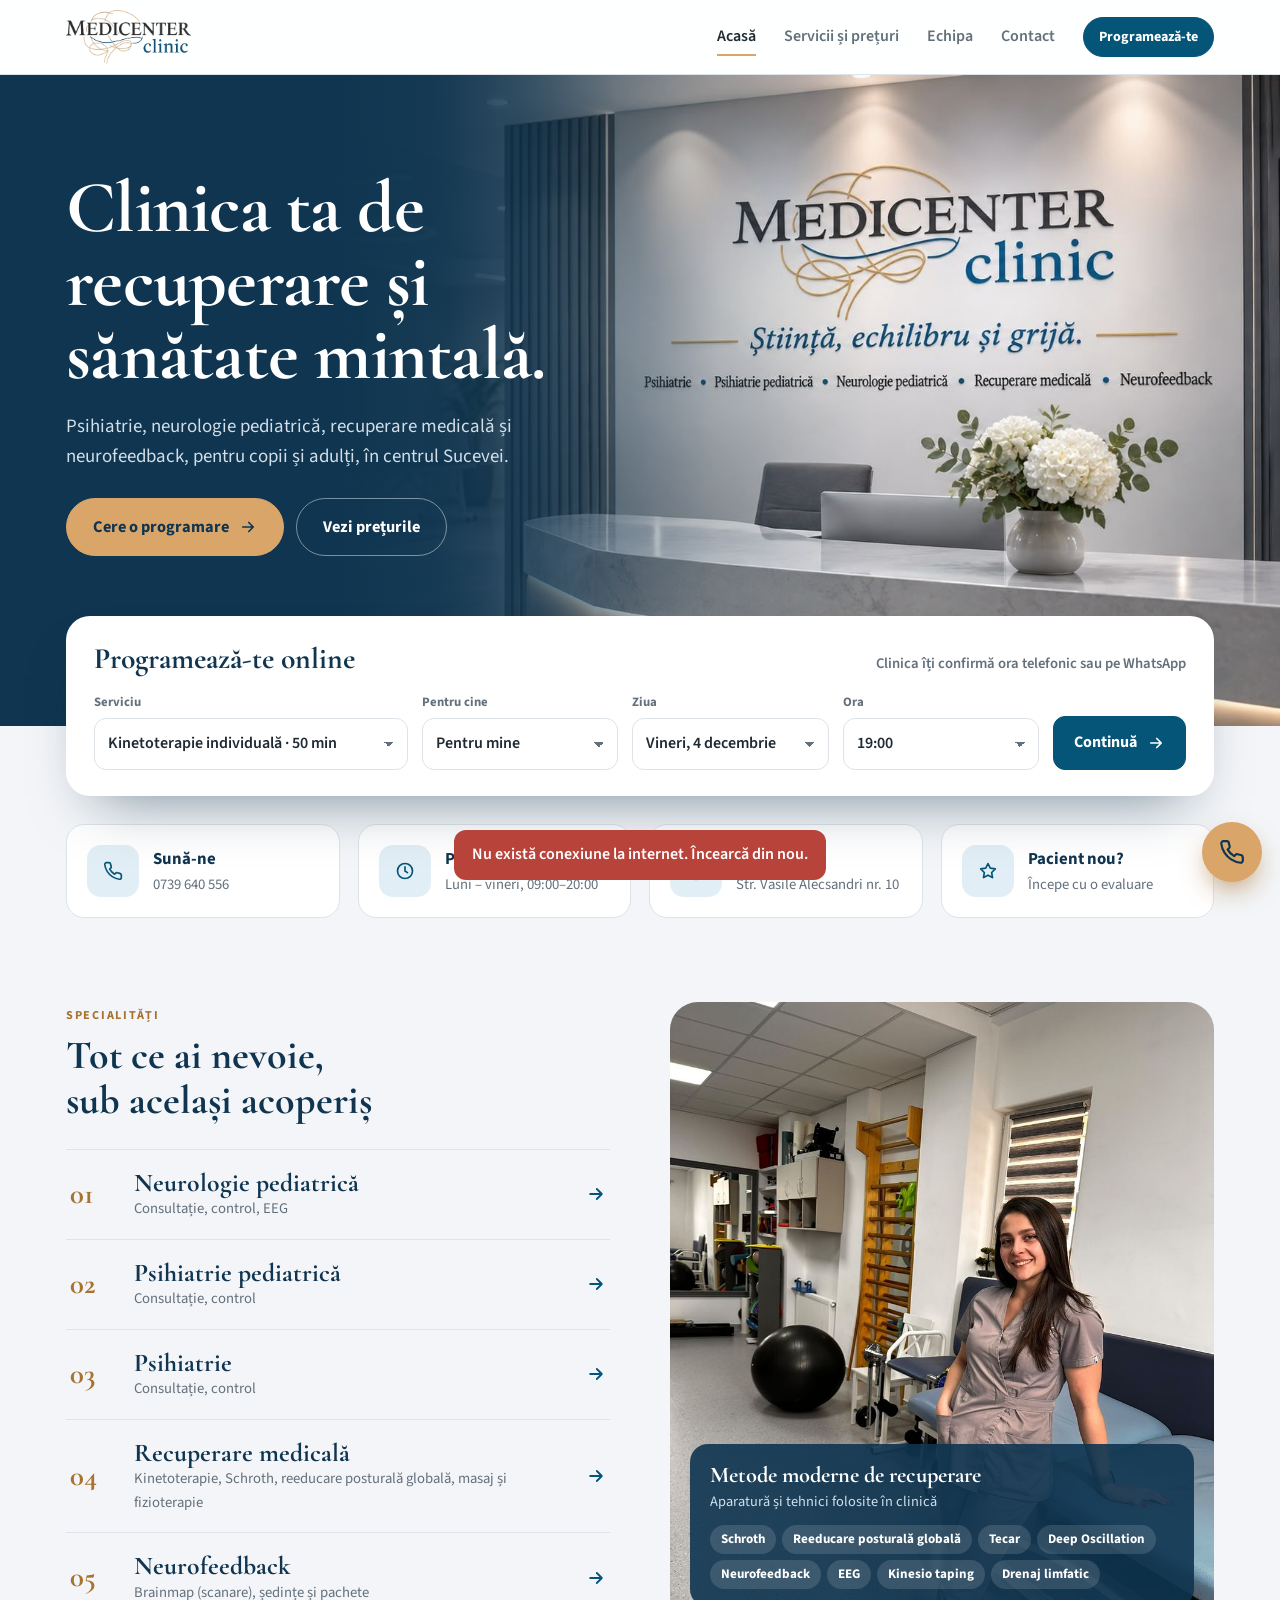
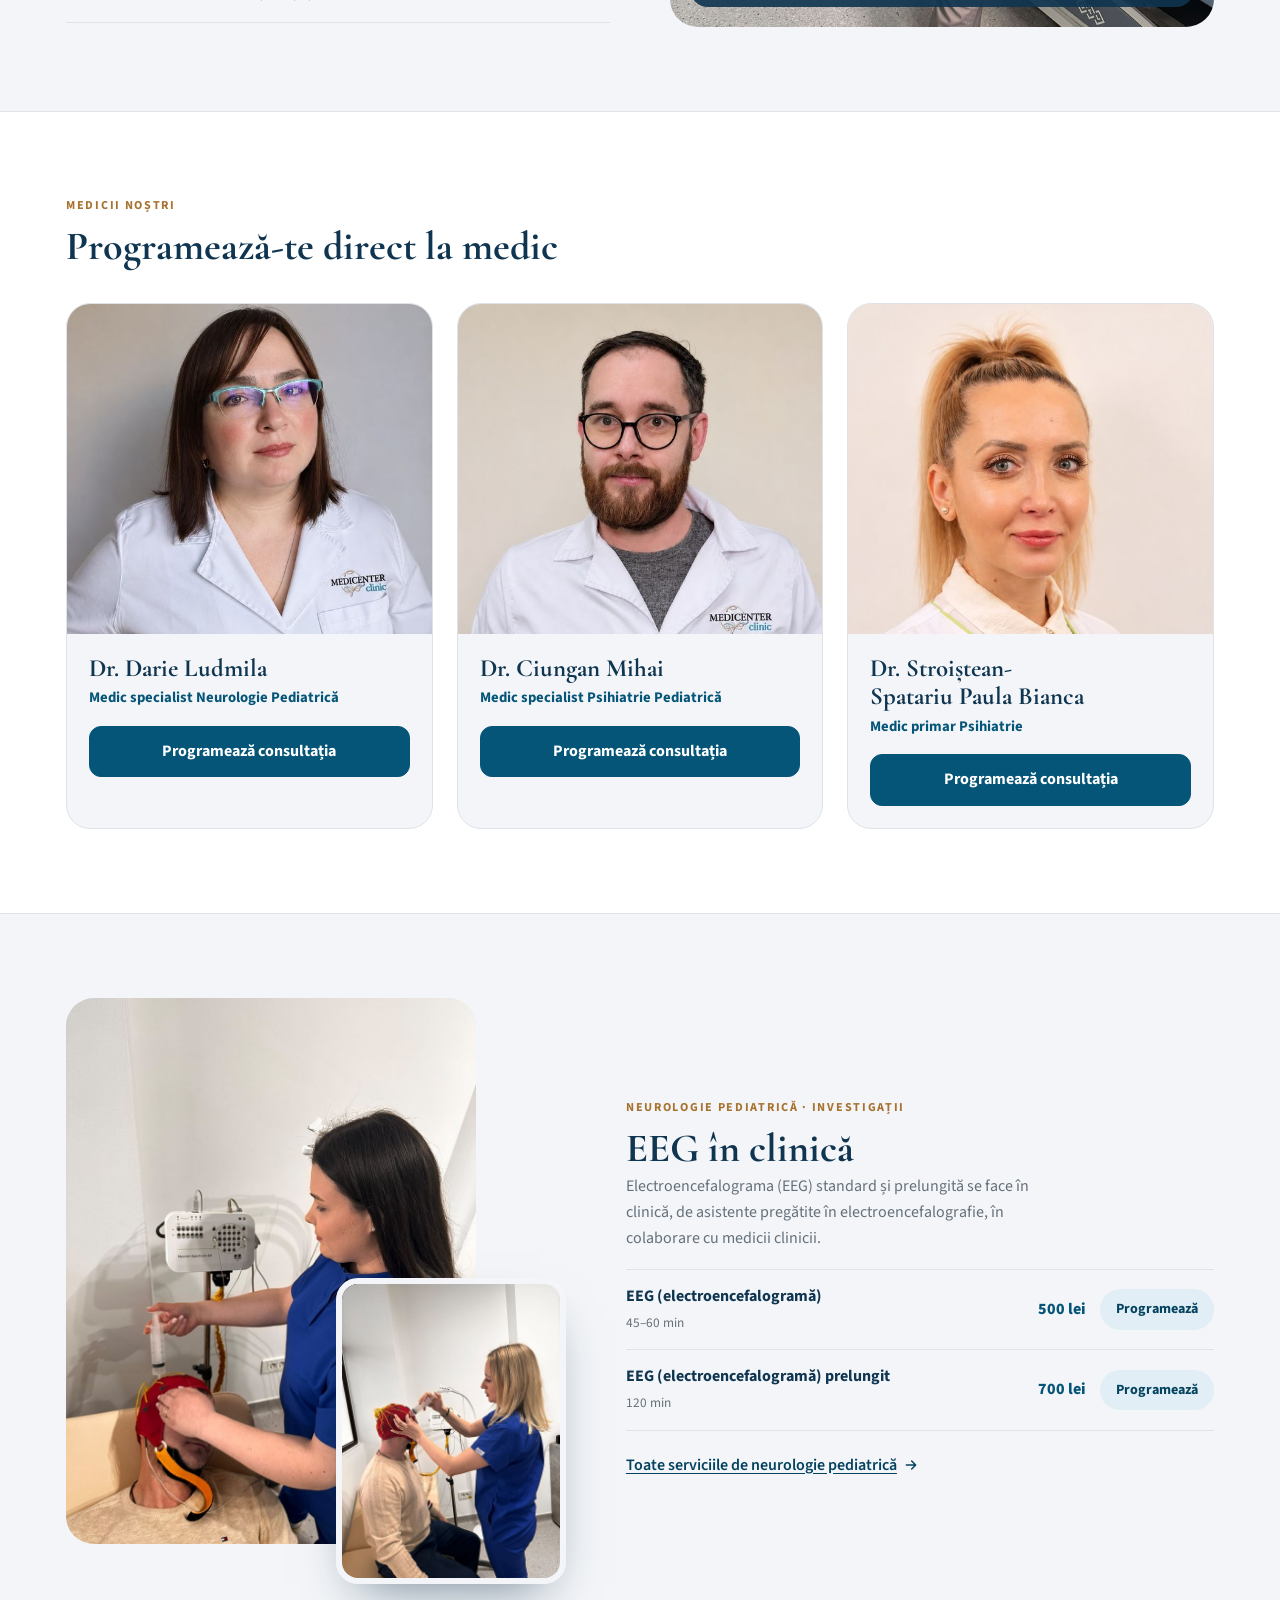
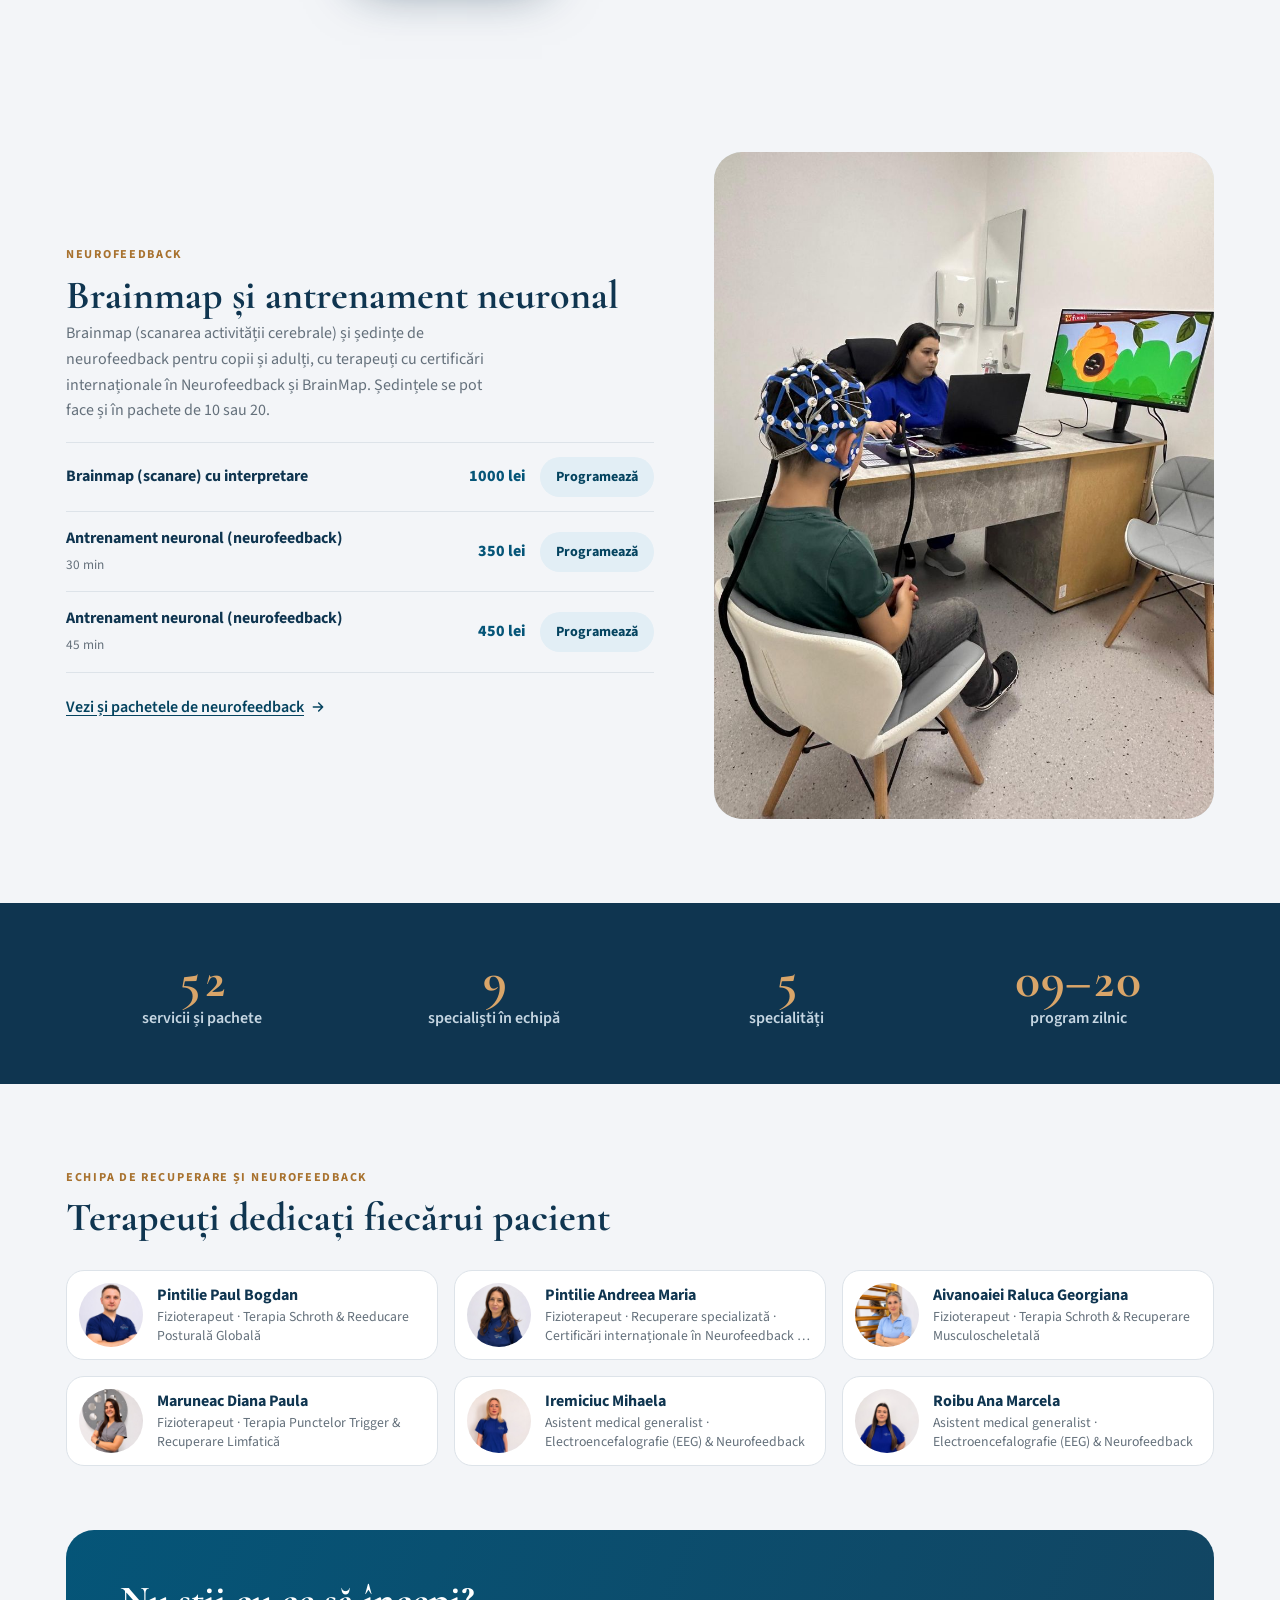
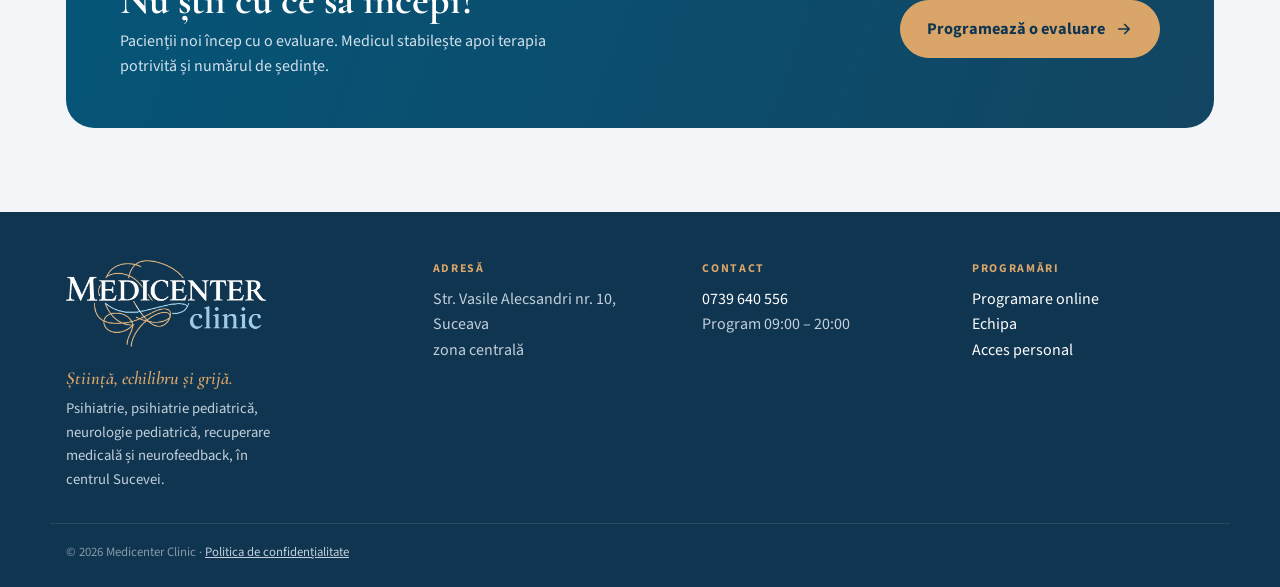
<file: medicenter/index.html>
<!doctype html>
<html lang="ro">
<head>
<meta charset="utf-8">
<meta name="viewport" content="width=device-width, initial-scale=1, viewport-fit=cover">
<title>Medicenter Clinic · Suceava</title>
<meta name="description" content="Medicenter Clinic Suceava: psihiatrie, psihiatrie și neurologie pediatrică, EEG, kinetoterapie, Schroth, reeducare posturală globală, masaj, fizioterapie și neurofeedback. Programare online.">
<meta name="theme-color" content="#0f3550">
<link rel="canonical" href="https://medicenterclinic.ro/">
<meta property="og:type" content="website">
<meta property="og:locale" content="ro_RO">
<meta property="og:site_name" content="Medicenter Clinic">
<meta property="og:title" content="Medicenter Clinic · Suceava">
<meta property="og:description" content="Psihiatrie, neurologie pediatrică, recuperare medicală și neurofeedback, pentru copii și adulți, în centrul Sucevei. Programare online.">
<meta property="og:url" content="https://medicenterclinic.ro/">
<meta property="og:image" content="https://medicenterclinic.ro/img/hero.jpg">
<script type="application/ld+json">{"@context": "https://schema.org", "@type": "MedicalClinic", "name": "Medicenter Clinic", "url": "https://medicenterclinic.ro/", "image": "https://medicenterclinic.ro/img/hero.jpg", "logo": "https://medicenterclinic.ro/img/logo.png", "telephone": "+40739640556", "slogan": "Știință, echilibru și grijă.", "address": {"@type": "PostalAddress", "streetAddress": "Str. Vasile Alecsandri nr. 10", "addressLocality": "Suceava", "addressCountry": "RO"}, "openingHoursSpecification": [{"@type": "OpeningHoursSpecification", "dayOfWeek": ["Monday", "Tuesday", "Wednesday", "Thursday", "Friday"], "opens": "09:00", "closes": "20:00"}], "medicalSpecialty": ["Psychiatric", "Pediatric", "Neurologic", "PhysicalTherapy"], "availableService": [{"@type": "MedicalTherapy", "name": "Kinetoterapie"}, {"@type": "MedicalTherapy", "name": "Reeducare posturală globală (RPG)"}, {"@type": "MedicalTherapy", "name": "Terapia Schroth"}, {"@type": "MedicalTherapy", "name": "Masaj terapeutic"}, {"@type": "MedicalTherapy", "name": "Fizioterapie"}, {"@type": "MedicalTherapy", "name": "Neurofeedback"}, {"@type": "MedicalTherapy", "name": "EEG"}, {"@type": "MedicalTherapy", "name": "Consultație neurologie pediatrică"}, {"@type": "MedicalTherapy", "name": "Consultație psihiatrie"}, {"@type": "MedicalTherapy", "name": "Consultație psihiatrie pediatrică"}]}</script>
<link rel="icon" href="img/icon-192.png">
<link rel="apple-touch-icon" href="img/icon-192.png">
<link rel="preconnect" href="https://fonts.googleapis.com">
<link rel="preconnect" href="https://fonts.gstatic.com" crossorigin>
<link rel="stylesheet" href="https://fonts.googleapis.com/css2?family=Cormorant+Garamond:ital,wght@0,500;0,600;0,700;1,600&family=Source+Sans+3:wght@400;500;600;700&display=swap">
<link rel="stylesheet" href="css/style.css">
</head>
<body>
<!-- BODY:START -->
<header class="site-head">
  <div class="head-in">
    <a class="brand" href="#acasa" aria-label="Medicenter Clinic, prima pagină"><img src="img/logo.png" alt="Medicenter Clinic"></a>
    <button class="menu-btn" data-action="menu" aria-label="Meniu" aria-controls="menu">☰</button>
    <nav class="nav" id="menu">
      <a href="#acasa">Acasă</a>
      <a href="#servicii">Servicii și prețuri</a>
      <a href="#echipa">Echipa</a>
      <a href="#contact">Contact</a>
      <a class="btn primary small" href="#programare">Programează-te</a>
    </nav>
  </div>
</header>

<main id="app"></main>

<footer class="site-foot">
  <div class="wrap foot-in">
    <div>
      <img class="foot-logo" src="img/logo-light.png" alt="Medicenter Clinic">
      <p class="foot-tag"><em>Știință, echilibru și grijă.</em>Psihiatrie, psihiatrie pediatrică, neurologie pediatrică, recuperare medicală și neurofeedback, în centrul Sucevei.</p>
    </div>
    <div>
      <h4>Adresă</h4>
      <p>Str. Vasile Alecsandri nr. 10, Suceava<br>zona centrală</p>
    </div>
    <div>
      <h4>Contact</h4>
      <p><a href="tel:+40739640556">0739 640 556</a><br>Program 09:00 – 20:00</p>
    </div>
    <div>
      <h4>Programări</h4>
      <p><a href="#programare">Programare online</a><br><a href="#echipa">Echipa</a><br><a href="agenda.html">Acces personal</a></p>
    </div>
  </div>
  <p class="wrap copy">© 2026 Medicenter Clinic · <a href="#confidentialitate">Politica de confidențialitate</a></p>
</footer>

<a class="fab" href="tel:+40739640556" aria-label="Sună la clinică: 0739 640 556"><svg viewBox="0 0 24 24" fill="none" stroke="currentColor" stroke-width="2" stroke-linecap="round" stroke-linejoin="round"><path d="M22 16.9v3a2 2 0 0 1-2.2 2 19.8 19.8 0 0 1-8.6-3.1 19.5 19.5 0 0 1-6-6A19.8 19.8 0 0 1 2.1 4.2 2 2 0 0 1 4.1 2h3a2 2 0 0 1 2 1.7c.1.9.4 1.8.7 2.7a2 2 0 0 1-.5 2.1L8 9.8a16 16 0 0 0 6 6l1.3-1.3a2 2 0 0 1 2.1-.4c.9.3 1.8.6 2.7.7a2 2 0 0 1 1.7 2z"/></svg></a>

<div class="toast" id="toast" role="status" aria-live="polite"></div>
<!-- BODY:END -->
<script src="js/vendor/supabase-2.45.4.js"></script>
<script src="js/config.js"></script>
<script src="js/data.js"></script>
<script src="js/utils.js"></script>
<script src="js/store.js"></script>
<script src="js/site.js"></script>
<script src="js/admin.js"></script>
<script src="js/main.js"></script>
</body>
</html>
</file>
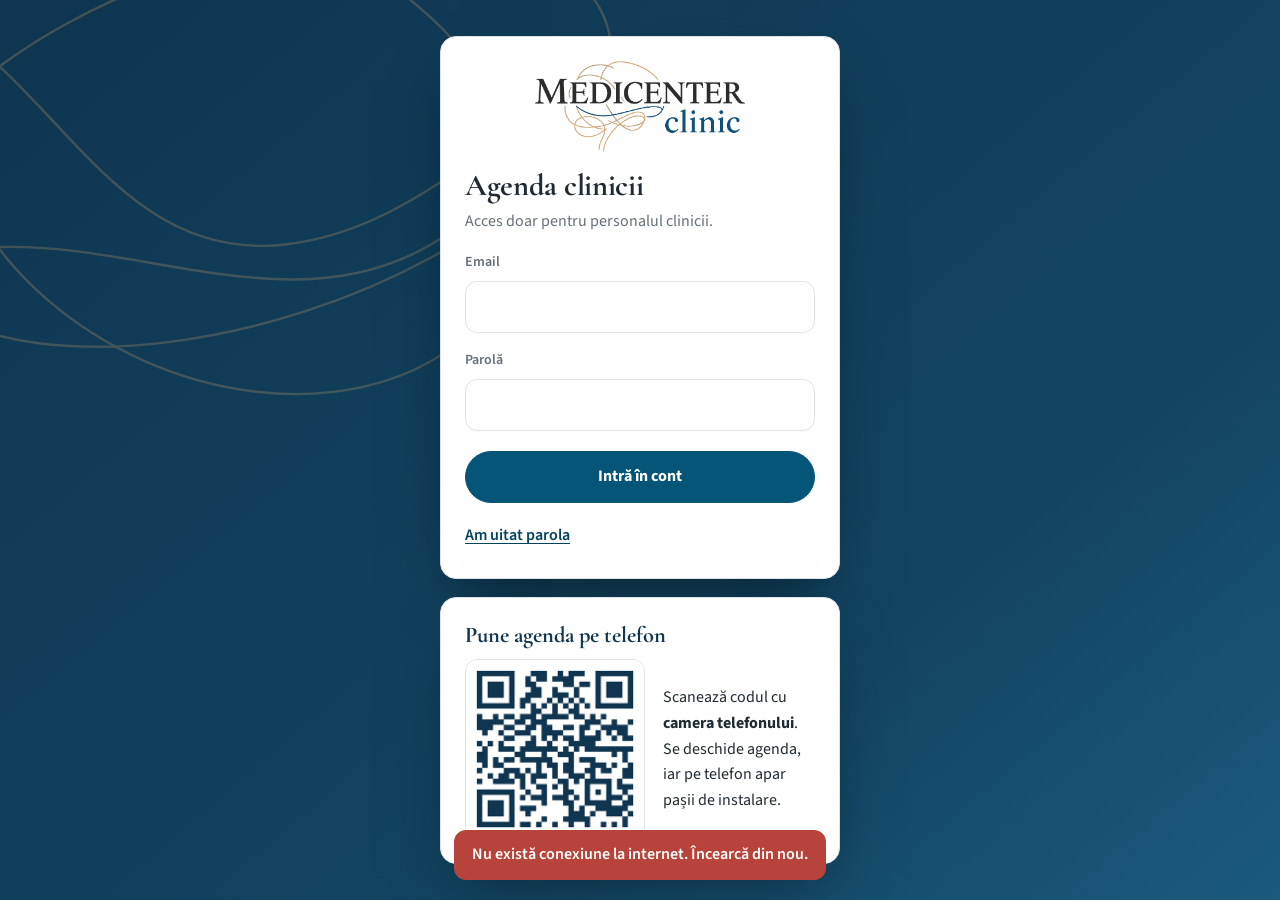
<file: medicenter/agenda.html>
<!-- Generat din index.html de tools/make-agenda.mjs. Nu edita direct. -->
<!doctype html>
<html lang="ro">
<head>
<meta charset="utf-8">
<meta name="viewport" content="width=device-width, initial-scale=1, viewport-fit=cover">
<title>Agenda · Medicenter Clinic</title>
<meta name="description" content="Medicenter Clinic Suceava: psihiatrie, psihiatrie și neurologie pediatrică, EEG, kinetoterapie, Schroth, reeducare posturală globală, masaj, fizioterapie și neurofeedback. Programare online.">
<meta name="theme-color" content="#0f3550">
<link rel="canonical" href="https://medicenterclinic.ro/">
<meta property="og:type" content="website">
<meta property="og:locale" content="ro_RO">
<meta property="og:site_name" content="Medicenter Clinic">
<meta property="og:title" content="Medicenter Clinic · Suceava">
<meta property="og:description" content="Psihiatrie, neurologie pediatrică, recuperare medicală și neurofeedback, pentru copii și adulți, în centrul Sucevei. Programare online.">
<meta property="og:url" content="https://medicenterclinic.ro/">
<meta property="og:image" content="https://medicenterclinic.ro/img/hero.jpg">
<script type="application/ld+json">{"@context": "https://schema.org", "@type": "MedicalClinic", "name": "Medicenter Clinic", "url": "https://medicenterclinic.ro/", "image": "https://medicenterclinic.ro/img/hero.jpg", "logo": "https://medicenterclinic.ro/img/logo.png", "telephone": "+40739640556", "slogan": "Știință, echilibru și grijă.", "address": {"@type": "PostalAddress", "streetAddress": "Str. Vasile Alecsandri nr. 10", "addressLocality": "Suceava", "addressCountry": "RO"}, "openingHoursSpecification": [{"@type": "OpeningHoursSpecification", "dayOfWeek": ["Monday", "Tuesday", "Wednesday", "Thursday", "Friday"], "opens": "09:00", "closes": "20:00"}], "medicalSpecialty": ["Psychiatric", "Pediatric", "Neurologic", "PhysicalTherapy"], "availableService": [{"@type": "MedicalTherapy", "name": "Kinetoterapie"}, {"@type": "MedicalTherapy", "name": "Reeducare posturală globală (RPG)"}, {"@type": "MedicalTherapy", "name": "Terapia Schroth"}, {"@type": "MedicalTherapy", "name": "Masaj terapeutic"}, {"@type": "MedicalTherapy", "name": "Fizioterapie"}, {"@type": "MedicalTherapy", "name": "Neurofeedback"}, {"@type": "MedicalTherapy", "name": "EEG"}, {"@type": "MedicalTherapy", "name": "Consultație neurologie pediatrică"}, {"@type": "MedicalTherapy", "name": "Consultație psihiatrie"}, {"@type": "MedicalTherapy", "name": "Consultație psihiatrie pediatrică"}]}</script>
<link rel="icon" href="img/icon-192.png">
<link rel="manifest" href="agenda.webmanifest">
<meta name="apple-mobile-web-app-capable" content="yes">
<meta name="apple-mobile-web-app-title" content="Agenda">
<link rel="apple-touch-icon" href="img/icon-192.png">
<link rel="preconnect" href="https://fonts.googleapis.com">
<link rel="preconnect" href="https://fonts.gstatic.com" crossorigin>
<link rel="stylesheet" href="https://fonts.googleapis.com/css2?family=Cormorant+Garamond:ital,wght@0,500;0,600;0,700;1,600&family=Source+Sans+3:wght@400;500;600;700&display=swap">
<link rel="stylesheet" href="css/style.css">
</head>
<body data-home="admin">
<!-- BODY:START -->
<header class="site-head">
  <div class="head-in">
    <a class="brand" href="#acasa" aria-label="Medicenter Clinic, prima pagină"><img src="img/logo.png" alt="Medicenter Clinic"></a>
    <button class="menu-btn" data-action="menu" aria-label="Meniu" aria-controls="menu">☰</button>
    <nav class="nav" id="menu">
      <a href="#acasa">Acasă</a>
      <a href="#servicii">Servicii și prețuri</a>
      <a href="#echipa">Echipa</a>
      <a href="#contact">Contact</a>
      <a class="btn primary small" href="#programare">Programează-te</a>
    </nav>
  </div>
</header>

<main id="app"></main>

<footer class="site-foot">
  <div class="wrap foot-in">
    <div>
      <img class="foot-logo" src="img/logo-light.png" alt="Medicenter Clinic">
      <p class="foot-tag"><em>Știință, echilibru și grijă.</em>Psihiatrie, psihiatrie pediatrică, neurologie pediatrică, recuperare medicală și neurofeedback, în centrul Sucevei.</p>
    </div>
    <div>
      <h4>Adresă</h4>
      <p>Str. Vasile Alecsandri nr. 10, Suceava<br>zona centrală</p>
    </div>
    <div>
      <h4>Contact</h4>
      <p><a href="tel:+40739640556">0739 640 556</a><br>Program 09:00 – 20:00</p>
    </div>
    <div>
      <h4>Programări</h4>
      <p><a href="#programare">Programare online</a><br><a href="#echipa">Echipa</a><br><a href="agenda.html">Acces personal</a></p>
    </div>
  </div>
  <p class="wrap copy">© 2026 Medicenter Clinic · <a href="#confidentialitate">Politica de confidențialitate</a></p>
</footer>

<a class="fab" href="tel:+40739640556" aria-label="Sună la clinică: 0739 640 556"><svg viewBox="0 0 24 24" fill="none" stroke="currentColor" stroke-width="2" stroke-linecap="round" stroke-linejoin="round"><path d="M22 16.9v3a2 2 0 0 1-2.2 2 19.8 19.8 0 0 1-8.6-3.1 19.5 19.5 0 0 1-6-6A19.8 19.8 0 0 1 2.1 4.2 2 2 0 0 1 4.1 2h3a2 2 0 0 1 2 1.7c.1.9.4 1.8.7 2.7a2 2 0 0 1-.5 2.1L8 9.8a16 16 0 0 0 6 6l1.3-1.3a2 2 0 0 1 2.1-.4c.9.3 1.8.6 2.7.7a2 2 0 0 1 1.7 2z"/></svg></a>

<div class="toast" id="toast" role="status" aria-live="polite"></div>
<!-- BODY:END -->
<script src="js/vendor/supabase-2.45.4.js"></script>
<script src="js/config.js"></script>
<script src="js/data.js"></script>
<script src="js/utils.js"></script>
<script src="js/store.js"></script>
<script src="js/site.js"></script>
<script src="js/admin.js"></script>
<script src="js/main.js"></script>
</body>
</html>
</file>
<file: medicenter/css/style.css>
/* Layout: benzi pe toată lățimea (hero închis, statistici, secții, bandă de programare), conținut max 1180px.
   Culori din logo: bleumarin-ardezie pentru benzile închise, auriu-nisip din liniile decorative ca accent,
   plus câte o culoare vie pentru fiecare secție (kineto albastru, masaj teracotă, fizio turcoaz, neuro violet). */
:root {
  --navy: #0f3550;
  --navy-2: #124562;
  --slate: #055578;
  --slate-deep: #04435f;
  --slate-soft: #e2eef5;
  --sand: #d9a569;
  --sand-deep: #a8722f;
  --sand-soft: #f8efe3;
  --paper: #f3f5f8;
  --surface: #ffffff;
  --ink: #1f2a33;
  --muted: #64707b;
  --line: #dde3e9;
  --ok: #23845f;
  --ok-soft: #e1f3ea;
  --warn: #b0701c;
  --warn-soft: #fbefdc;
  --bad: #b8433a;
  --bad-soft: #f9e4e1;
  --f-display: "Cormorant Garamond", "EB Garamond", Georgia, serif;
  --f-body: "Source Sans 3", "Segoe UI", system-ui, -apple-system, sans-serif;
  --radius: 16px;
  --shadow: 0 18px 40px -18px rgba(28, 42, 55, .35);
  --gutter-l: max(16px, env(safe-area-inset-left, 0px));
  --gutter-r: max(16px, env(safe-area-inset-right, 0px));
  color-scheme: light;
}

* { box-sizing: border-box; }
html { -webkit-text-size-adjust: 100%; scroll-behavior: smooth; }
body { margin: 0; background: var(--paper); color: var(--ink); font: 400 16px/1.6 var(--f-body); overflow-x: hidden; }
body::before {
  content: ""; position: fixed; inset: 0 0 auto; height: env(safe-area-inset-top, 0px);
  z-index: 30; background: var(--surface);
}
img, svg { max-width: 100%; }
a { color: var(--slate-deep); }
h1, h2, h3 { text-wrap: balance; margin: 0; }
h1 { font: 700 clamp(2.3rem, 5vw, 3.7rem)/1.05 var(--f-display); letter-spacing: -0.01em; }
h2 { font: 700 clamp(1.8rem, 3.4vw, 2.5rem)/1.12 var(--f-display); }
h3 { font-size: 1.05rem; font-weight: 700; }
p { margin: 0; }
button, input, select, textarea { font: inherit; color: inherit; }
:focus-visible { outline: 2px solid var(--sand-deep); outline-offset: 2px; }
.sr { position: absolute; width: 1px; height: 1px; overflow: hidden; clip: rect(0 0 0 0); }
.muted { color: var(--muted); }
.small { font-size: 0.875rem; }
.eyebrow { text-transform: uppercase; letter-spacing: 0.14em; font-size: 0.76rem; font-weight: 700; color: var(--sand-deep); }
.eyebrow.light { color: var(--sand); }
.wrap { max-width: 1180px; margin: 0 auto; padding-left: var(--gutter-l); padding-right: var(--gutter-r); }
.ico { display: inline-grid; place-items: center; width: 40px; height: 40px; border-radius: 12px; flex: none; }
.ico svg { width: 20px; height: 20px; }

/* linii decorative inspirate din logo */
.swirl { position: absolute; pointer-events: none; stroke: currentColor; stroke-width: 1.6; opacity: .35; }
.swirl ellipse, .swirl path { stroke-dasharray: 1400; stroke-dashoffset: 0; animation: draw 2.4s ease-out both; }
@keyframes draw { from { stroke-dashoffset: 1400; } }

/* ---------- butoane ---------- */
.btn {
  display: inline-flex; align-items: center; justify-content: center; gap: 10px;
  padding: 12px 20px; border-radius: 999px; border: 1.5px solid var(--line);
  background: var(--surface); color: var(--ink); font-weight: 700; text-decoration: none; cursor: pointer;
  transition: background .2s, border-color .2s, transform .2s, box-shadow .2s;
}
.btn svg { width: 18px; height: 18px; }
.btn:hover { border-color: var(--slate); transform: translateY(-1px); }
.btn.primary { background: var(--slate); border-color: var(--slate); color: #fff; }
.btn.primary:hover { background: var(--slate-deep); box-shadow: 0 10px 22px -10px var(--slate); }
.btn.sand { background: var(--sand); border-color: var(--sand); color: var(--navy); }
.btn.sand:hover { background: #e4b77f; box-shadow: 0 12px 26px -10px rgba(217, 165, 105, .9); }
.btn.outline-light { background: transparent; color: #fff; border-color: rgba(255, 255, 255, .45); }
.btn.outline-light:hover { border-color: #fff; background: rgba(255, 255, 255, .08); }
.btn.ghost { background: transparent; }
.btn.soft { background: var(--slate-soft); border-color: transparent; color: var(--slate-deep); }
.btn.soft:hover { background: var(--slate); color: #fff; }
.btn.big { padding: 15px 26px; font-size: 1.02rem; }
.btn.small { padding: 8px 15px; font-size: 0.88rem; }
.btn.block { width: 100%; }
.btn.danger { background: var(--bad); border-color: var(--bad); color: #fff; }
.btn.danger-ghost { color: var(--bad); border-color: var(--bad-soft); background: var(--surface); }
.btn[disabled] { opacity: .45; cursor: not-allowed; transform: none; box-shadow: none; }
.icon-btn {
  width: 38px; height: 38px; border-radius: 50%; border: 1.5px solid var(--line); background: var(--surface);
  cursor: pointer; font-size: 1.2rem; line-height: 1; display: inline-grid; place-items: center; color: var(--ink);
}
.icon-btn:hover:not([disabled]) { border-color: var(--slate); }
.icon-btn[disabled] { opacity: .35; cursor: not-allowed; }

/* ---------- header ---------- */
.site-head {
  position: sticky; top: env(safe-area-inset-top, 0px); z-index: 20;
  background: rgba(255, 255, 255, .92); backdrop-filter: blur(10px); border-bottom: 1px solid var(--line);
}
.head-in {
  max-width: 1180px; margin: 0 auto; display: flex; align-items: center; justify-content: space-between; gap: 16px;
  padding: 10px var(--gutter-r) 10px var(--gutter-l);
}
.brand img { height: 54px; width: auto; display: block; }
.nav { display: flex; align-items: center; gap: 28px; }
.nav a:not(.btn) { color: var(--muted); text-decoration: none; font-weight: 600; position: relative; padding: 6px 0; }
.nav a:not(.btn)::after { content: ""; position: absolute; left: 0; right: 0; bottom: 0; height: 2px; background: var(--sand); transform: scaleX(0); transition: transform .25s; }
.nav a:not(.btn).on, .nav a:not(.btn):hover { color: var(--ink); }
.nav a:not(.btn).on::after, .nav a:not(.btn):hover::after { transform: scaleX(1); }
.menu-btn { display: none; background: none; border: 1px solid var(--line); border-radius: 12px; width: 44px; height: 44px; font-size: 1.2rem; cursor: pointer; }
body.is-admin .site-head, body.is-admin .site-foot, body.is-admin .fab { display: none; }

/* ---------- hero (fotografia recepției în dreapta, text pe bleumarin) ---------- */
.hero { position: relative; overflow: hidden; color: #fff; background: var(--navy); }
.hero-img {
  position: absolute; top: 0; right: 0; width: 74%; height: 100%; object-fit: cover; object-position: right center;
  -webkit-mask-image: linear-gradient(90deg, transparent 0, #000 30%); mask-image: linear-gradient(90deg, transparent 0, #000 30%);
}
.hero::after {
  content: ""; position: absolute; inset: 0; pointer-events: none;
  background: linear-gradient(90deg, var(--navy) 0%, rgba(15, 53, 80, .88) 34%, rgba(15, 53, 80, .2) 56%, transparent 68%);
}
.hero-in { position: relative; z-index: 1; padding-block: 96px 170px; }
.hero-text { display: grid; gap: 20px; max-width: 620px; }
.hero h1 { font-size: clamp(2.6rem, 6vw, 4.6rem); line-height: 1; }
.hero .lead { color: #d4dee7; font-size: 1.18rem; max-width: 52ch; }
.hero-cta { display: flex; flex-wrap: wrap; gap: 12px; margin-top: 6px; }
.anim { animation: rise .8s cubic-bezier(.2, .7, .2, 1) both; }
.anim.d2 { animation-delay: .15s; }
@keyframes rise { from { transform: translateY(24px); opacity: 0; } }

/* programare rapidă */
.qb-wrap { position: relative; z-index: 2; margin-top: -110px; }
.qb { background: var(--surface); border-radius: 24px; padding: 26px 28px; box-shadow: 0 30px 60px -30px rgba(11, 44, 68, .55); display: grid; gap: 16px; }
.qb-head { display: flex; justify-content: space-between; align-items: baseline; gap: 6px 20px; flex-wrap: wrap; }
.qb-head h2 { font-size: 1.85rem; color: var(--navy); }
.qb-head p { color: var(--muted); font-weight: 600; font-size: 0.92rem; }
.qb-fields { display: grid; grid-template-columns: minmax(0, 1.6fr) repeat(3, minmax(0, 1fr)) auto; gap: 14px; align-items: end; }
.qb-f { display: grid; gap: 6px; min-width: 0; }
.qb-f span { font-size: 0.8rem; font-weight: 700; color: var(--muted); }
.qb-f select {
  width: 100%; min-width: 0; padding: 12px 36px 12px 13px; border: 1.5px solid var(--line); border-radius: 12px; background: var(--surface);
  font-weight: 600; appearance: none; cursor: pointer; text-overflow: ellipsis;
  background-image: linear-gradient(45deg, transparent 50%, var(--muted) 50%), linear-gradient(135deg, var(--muted) 50%, transparent 50%);
  background-position: calc(100% - 18px) 52%, calc(100% - 13px) 52%; background-size: 5px 5px; background-repeat: no-repeat;
}
.qb-f select:hover { border-color: var(--slate); }
.qb-f select:disabled { opacity: .55; cursor: not-allowed; }
.qb-go { border-radius: 12px; padding-block: 13px; white-space: nowrap; }

.tiles { display: grid; grid-template-columns: repeat(4, minmax(0, 1fr)); gap: 18px; margin-top: 28px; }
.tile {
  display: flex; align-items: center; gap: 14px; padding: 20px; border-radius: 18px; background: var(--surface);
  border: 1px solid var(--line); color: var(--muted); text-decoration: none; text-align: left; font-size: 0.92rem; cursor: pointer;
  transition: border-color .2s, transform .2s;
}
div.tile { cursor: default; }
a.tile:hover, button.tile:hover { border-color: var(--slate); transform: translateY(-2px); }
.tile .ico { width: 52px; height: 52px; border-radius: 14px; background: var(--slate-soft); color: var(--slate); }
.tile b { display: block; color: var(--navy); font-size: 1.05rem; }

/* ---------- secții ---------- */
.sec { padding-block: 84px; }
.sec-head { max-width: 640px; margin: 0 auto 44px; text-align: center; display: grid; gap: 10px; }
.sec h2 { color: var(--navy); margin-top: 8px; }
.split { display: grid; grid-template-columns: minmax(0, 1fr) minmax(0, 1fr); gap: 60px; align-items: center; }
.spec-list { list-style: none; margin: 26px 0 0; padding: 0; border-top: 1px solid var(--line); }
.spec-list li { border-bottom: 1px solid var(--line); }
.spec-list button {
  width: 100%; display: grid; grid-template-columns: 56px minmax(0, 1fr) auto; align-items: center; gap: 8px;
  padding: 18px 4px; background: none; border: 0; text-align: left; cursor: pointer;
}
.spec-list b { font: 700 1.8rem/1 var(--f-display); color: var(--sand-deep); }
.spec-list strong { display: block; font: 700 1.6rem/1.15 var(--f-display); color: var(--navy); }
.spec-list small { display: block; color: var(--muted); font-size: 0.92rem; }
.spec-list svg { width: 20px; color: var(--slate); transition: transform .2s; }
.spec-list button:hover svg { transform: translateX(5px); }
.spec-list button:hover strong { color: var(--slate); }
.feature { position: relative; margin: 0; border-radius: 28px; overflow: hidden; aspect-ratio: 4 / 4.6; background: var(--slate-soft); }
.feature img { width: 100%; height: 100%; object-fit: cover; object-position: center 30%; display: block; }
.feature figcaption {
  position: absolute; left: 20px; right: 20px; bottom: 20px; padding: 18px 20px; border-radius: 18px;
  background: rgba(15, 53, 80, .9); color: #fff; display: grid; gap: 2px;
}
.feature figcaption b { font: 700 1.4rem/1.2 var(--f-display); }
.feature figcaption span { color: #cfe0ec; font-size: 0.9rem; }
.feature ul { list-style: none; margin: 10px 0 0; padding: 0; display: flex; flex-wrap: wrap; gap: 6px; }
.feature li { background: rgba(255, 255, 255, .13); padding: 4px 11px; border-radius: 999px; font-size: 0.82rem; font-weight: 700; }

.docs-sec { background: var(--surface); border-block: 1px solid var(--line); }
.doc-grid { display: grid; grid-template-columns: repeat(3, minmax(0, 1fr)); gap: 24px; margin-top: 34px; }
.doc-card { border-radius: 24px; overflow: hidden; background: var(--paper); border: 1px solid var(--line); display: grid; grid-template-rows: auto 1fr; }
.doc-img { width: 100%; height: 330px; object-fit: cover; object-position: center 18%; display: block; }
.doc-img.monogram { display: grid; font-size: 4rem; }
.doc-card > div { padding: 20px 22px 22px; display: grid; gap: 4px; align-content: start; }
.doc-card h3 { font: 700 1.55rem/1.15 var(--f-display); color: var(--navy); }
.doc-card p { color: var(--slate); font-weight: 700; font-size: 0.92rem; margin-bottom: 12px; }
.doc-card .btn { align-self: end; border-radius: 12px; }

.stats { background: var(--navy); color: #fff; }
.stats-in { display: grid; grid-template-columns: repeat(4, minmax(0, 1fr)); gap: 20px; padding-block: 52px; text-align: center; }
.stats b { display: block; font: 700 3.2rem/1 var(--f-display); color: var(--sand); font-variant-numeric: tabular-nums; }
.stats span { color: #c6d6e2; font-weight: 600; }

.mini-team { display: grid; grid-template-columns: repeat(auto-fill, minmax(300px, 1fr)); gap: 16px; margin-top: 30px; }
.mini {
  display: flex; align-items: center; gap: 14px; padding: 12px; border-radius: 18px; background: var(--surface);
  border: 1px solid var(--line); text-decoration: none; color: var(--muted); font-size: 0.86rem; line-height: 1.35; transition: border-color .2s;
}
.mini:hover { border-color: var(--slate); }
.mini > span:last-child { display: -webkit-box; -webkit-line-clamp: 3; -webkit-box-orient: vertical; overflow: hidden; }
.mini b { display: block; color: var(--navy); font-size: 1rem; margin-bottom: 2px; }
.mini-img { width: 64px; height: 64px; border-radius: 50%; object-fit: cover; object-position: center 15%; flex: none; }
.mini-img.monogram { font-size: 1.4rem; }
.start-card {
  margin-top: 64px; padding: 48px 54px; border-radius: 28px; color: #fff;
  background: linear-gradient(110deg, var(--slate) 0%, var(--navy-2) 100%);
  display: flex; justify-content: space-between; align-items: center; gap: 24px; flex-wrap: wrap;
}
.start-card h2 { color: #fff; margin: 0 0 6px; }
.start-card p { color: #d2e0ea; max-width: 56ch; }

.cta-band {
  position: relative; overflow: hidden; color: #fff;
  background: linear-gradient(120deg, var(--navy) 0%, var(--slate-deep) 70%, var(--slate) 100%);
}
.cta-band .swirl { width: 700px; left: -120px; top: -140px; color: var(--sand); opacity: .25; }
.cta-in { position: relative; display: flex; justify-content: space-between; align-items: center; gap: 28px; flex-wrap: wrap; padding-block: 64px; }
.cta-in p { color: #cbd7e1; margin-top: 6px; }

@media (max-width: 1040px) {
  .qb-fields { grid-template-columns: repeat(2, minmax(0, 1fr)); }
  .qb-svc { grid-column: 1 / -1; }
  .qb-go { grid-column: 1 / -1; }
  .tiles { grid-template-columns: repeat(2, minmax(0, 1fr)); }
}
@media (max-width: 860px) {
  .hero-img { position: relative; display: block; width: 100%; height: 270px; object-position: 84% center;
    -webkit-mask-image: linear-gradient(180deg, #000 55%, transparent 100%); mask-image: linear-gradient(180deg, #000 55%, transparent 100%); }
  .hero::after { display: none; }
  .hero-in { padding-block: 0 140px; margin-top: -18px; }
  .split { grid-template-columns: minmax(0, 1fr); gap: 36px; }
  .doc-grid { grid-template-columns: minmax(0, 1fr); max-width: 460px; }
}
@media (max-width: 560px) {
  .qb { padding: 20px 18px; }
  .qb-fields, .tiles { grid-template-columns: minmax(0, 1fr); }
  .stats b { font-size: 2.6rem; }
  .start-card { padding: 32px 24px; }
  .spec-list button { grid-template-columns: 44px minmax(0, 1fr) auto; }
  .spec-list strong { font-size: 1.35rem; }
}

/* ---------- pagini interioare ---------- */
.page-hero {
  position: relative; overflow: hidden; color: #fff;
  background: linear-gradient(140deg, var(--navy) 0%, var(--navy-2) 70%, #1b5a7d 100%);
}
.page-hero .wrap { position: relative; padding-block: 52px 56px; display: grid; gap: 10px; }
.page-hero .swirl { width: 640px; right: -60px; top: -170px; color: var(--sand); opacity: .3; }
.page-hero .eyebrow { color: var(--sand); }
.page-hero .lead { color: #d0dbe4; max-width: 60ch; font-size: 1.08rem; }
.page { padding-block: 36px 72px; display: grid; gap: 18px; }
.card { background: var(--surface); border: 1px solid var(--line); border-radius: var(--radius); padding: 24px; min-width: 0; }
.card-title { font: 700 1.45rem/1.2 var(--f-display); margin-bottom: 14px; }
.chips { display: flex; flex-wrap: wrap; gap: 8px; }
.chip {
  display: inline-flex; align-items: center; gap: 8px; border: 1.5px solid var(--line); background: var(--surface);
  border-radius: 999px; padding: 8px 16px 8px 12px; cursor: pointer; font-weight: 600; transition: border-color .2s, background .2s;
}
.chip:hover { border-color: var(--cat, var(--slate)); }
.chip.on { background: var(--cat, var(--slate)); border-color: var(--cat, var(--slate)); color: #fff; }
.chip-ico { display: grid; width: 20px; height: 20px; color: var(--cat); }
.chip.on .chip-ico { color: #fff; }

/* listă de prețuri */
.pricelist { background: var(--surface); border: 1px solid var(--line); border-radius: 22px; padding: 8px 26px 18px; margin-top: 8px; border-top: 5px solid var(--cat); }
.pl-head { display: flex; align-items: center; gap: 14px; padding: 18px 0 12px; }
.pl-ico { width: 48px; height: 48px; border-radius: 14px; display: grid; place-items: center; background: color-mix(in srgb, var(--cat) 13%, #fff); color: var(--cat); }
.pl-ico svg { width: 26px; }
.pk-title { margin: 22px 0 2px; color: var(--cat); text-transform: uppercase; letter-spacing: .12em; font-size: 0.78rem; }
.prices { list-style: none; margin: 0; padding: 0; }
.prices li { display: grid; grid-template-columns: minmax(0, 1fr) auto auto; gap: 18px; align-items: center; padding: 13px 10px; border-bottom: 1px solid var(--line); border-radius: 10px; transition: background .2s; }
.prices li:hover { background: color-mix(in srgb, var(--cat) 6%, #fff); }
.p-name { min-width: 0; font-weight: 500; }
.p-name small, .svc-name small { display: block; color: var(--muted); font-size: 0.85rem; font-weight: 400; }
.p-price { font-weight: 700; text-align: right; font-variant-numeric: tabular-nums; max-width: 260px; color: var(--navy); }

/* contact */
.contact-grid { display: grid; grid-template-columns: minmax(0, 1fr) minmax(0, 1.1fr); gap: 22px; align-items: stretch; }
.info-card {
  position: relative; overflow: hidden; color: #fff; border-radius: 24px; padding: 32px; display: grid; gap: 22px; align-content: start;
  background: linear-gradient(150deg, var(--navy) 0%, var(--navy-2) 100%);
}
.info-card .swirl { width: 520px; right: -200px; bottom: -160px; color: var(--sand); opacity: .3; }
.info-card .btn { justify-self: start; position: relative; }
.info-row { position: relative; display: flex; gap: 14px; align-items: flex-start; }
.info-row .ico { background: rgba(255, 255, 255, .1); color: var(--sand); }
.info-row small { display: block; text-transform: uppercase; letter-spacing: .12em; font-size: 0.72rem; color: #a9b8c5; }
.info-row a { color: var(--sand); text-decoration: none; }
.big { font-size: 1.4rem; font-weight: 700; }
.map-card { position: relative; display: block; border-radius: 24px; overflow: hidden; min-height: 320px; border: 1px solid var(--line); text-decoration: none; color: var(--ink); }
.map-art { position: absolute; inset: 0; width: 100%; height: 100%; }
.m-bg { fill: #e9eef2; }
.m-park { fill: #d5e8dc; }
.m-road { stroke: #fff; stroke-width: 14; fill: none; }
.m-road.big { stroke-width: 22; }
.m-road.thin { stroke-width: 8; }
.map-pin {
  position: absolute; left: 50%; top: 42%; transform: translate(-50%, -100%); width: 58px; height: 58px; border-radius: 50% 50% 50% 0;
  rotate: -45deg; background: var(--bad); display: grid; place-items: center; box-shadow: var(--shadow); animation: bounce 2.2s ease-in-out infinite;
}
.map-pin svg { width: 26px; rotate: 45deg; color: #fff; }
@keyframes bounce { 50% { translate: 0 -8px; } }
.map-label {
  position: absolute; left: 16px; right: 16px; bottom: 16px; background: var(--surface); border-radius: 14px; padding: 14px 16px;
  display: grid; gap: 2px; box-shadow: var(--shadow); color: var(--slate-deep); font-weight: 600;
}
.map-label b { color: var(--ink); }
.map-label svg { width: 15px; vertical-align: -2px; }

/* ---------- programare ---------- */
.stepper { list-style: none; margin: 0; padding: 0; display: flex; flex-wrap: wrap; gap: 10px; }
.stepper li > * {
  display: inline-flex; align-items: center; gap: 10px; padding: 6px 18px 6px 6px; border-radius: 999px;
  border: 1.5px solid var(--line); background: var(--surface); color: var(--muted); font-weight: 600;
}
.stepper button { cursor: pointer; }
.stepper i { font-style: normal; width: 28px; height: 28px; border-radius: 50%; display: grid; place-items: center; background: var(--paper); font-weight: 800; font-size: 0.85rem; }
.stepper .on > * { border-color: var(--sand-deep); color: var(--ink); }
.stepper .on i { background: var(--sand); color: var(--navy); }
.stepper .done > * { color: var(--ink); }
.stepper .done i { background: var(--ok); color: #fff; }

.bk-grid { display: grid; grid-template-columns: minmax(0, 1fr) 330px; gap: 20px; align-items: start; }
.bk-main { display: grid; gap: 16px; min-width: 0; }
.summary { position: sticky; top: calc(env(safe-area-inset-top, 0px) + 90px); display: grid; gap: 2px; padding: 0; overflow: hidden; }
.summary .card-title { margin: 0; padding: 18px 22px; background: linear-gradient(140deg, var(--navy), var(--navy-2)); color: #fff; }
.summary .sum-row { margin: 0 22px; }
.summary .btn { margin: 14px 22px 22px; width: calc(100% - 44px); }
.summary .sum-row:last-of-type { margin-bottom: 18px; }
.sum-row { display: flex; justify-content: space-between; gap: 14px; padding: 10px 0; border-bottom: 1px dashed var(--line); font-size: 0.95rem; }
.sum-row span { color: var(--muted); }
.sum-row b { text-align: right; }

.svc-pick { list-style: none; margin: 16px 0 0; padding: 0; display: grid; gap: 8px; }
.svc {
  width: 100%; display: flex; justify-content: space-between; align-items: center; gap: 16px; text-align: left;
  padding: 13px 16px; border-radius: 14px; border: 1.5px solid var(--line); background: var(--surface); cursor: pointer;
  transition: border-color .2s, background .2s;
}
.svc:hover { border-color: var(--cat); }
.svc.on { border-color: var(--cat); background: color-mix(in srgb, var(--cat) 9%, #fff); box-shadow: inset 4px 0 0 var(--cat); }
.svc-name { min-width: 0; font-weight: 600; }
.svc-price { font-weight: 700; white-space: nowrap; font-variant-numeric: tabular-nums; color: var(--cat); }

.date-grid { display: grid; grid-template-columns: minmax(0, 1fr) minmax(0, 1fr); gap: 16px; }
.cal-head { display: flex; justify-content: space-between; align-items: center; }
.cal-head .card-title { margin: 0; }
.cal-nav { display: flex; gap: 6px; }
.cal { display: grid; grid-template-columns: repeat(7, minmax(0, 1fr)); gap: 6px; margin-top: 14px; text-align: center; }
.cal .dn { font-size: 0.75rem; color: var(--muted); font-weight: 700; padding-bottom: 4px; }
.cal .d { aspect-ratio: 1 / 1; max-height: 48px; border-radius: 12px; display: grid; place-items: center; font-variant-numeric: tabular-nums; border: 0; }
.cal .d.off { color: #c2c9cf; }
.cal .d.full { color: var(--muted); text-decoration: line-through; background: var(--paper); }
.cal .d.free { background: var(--slate-soft); color: var(--slate-deep); font-weight: 700; cursor: pointer; transition: background .2s, transform .2s; }
.cal .d.free:hover { background: #cfe2ee; transform: scale(1.06); }
.cal .d.sel { background: var(--navy); color: var(--sand); }
.legend { display: flex; flex-wrap: wrap; gap: 14px; margin-top: 14px; font-size: 0.8rem; color: var(--muted); }
.lg { display: inline-block; width: 10px; height: 10px; border-radius: 3px; margin-right: 6px; vertical-align: -1px; }
.lg.free { background: var(--slate-soft); } .lg.sel { background: var(--navy); } .lg.full { background: var(--line); }

.slots { display: grid; grid-template-columns: repeat(3, minmax(0, 1fr)); gap: 8px; }
.slot {
  display: grid; gap: 1px; padding: 10px 4px; border-radius: 12px; border: 1.5px solid var(--line); background: var(--surface);
  text-align: center; font-weight: 800; font-variant-numeric: tabular-nums; cursor: pointer; transition: border-color .2s, transform .2s;
}
.slot small { font-size: 0.72rem; font-weight: 600; color: var(--ok); }
.slot.few small { color: var(--warn); }
.slot.full { background: var(--paper); border-color: transparent; color: #a5adb3; cursor: default; text-decoration: line-through; }
.slot.full small { color: #a5adb3; text-decoration: none; }
.slot.sel { background: var(--navy); border-color: var(--navy); color: #fff; }
.slot.sel small { color: var(--sand); }
.slot:not(.full):not(.sel):hover { border-color: var(--slate); transform: translateY(-2px); }
.bk-actions { display: flex; justify-content: space-between; gap: 12px; flex-wrap: wrap; }

.form { display: grid; gap: 6px; }
.form label { font-size: 0.875rem; color: var(--muted); margin-top: 8px; font-weight: 600; }
.form input:not([type=checkbox]), .form select, .form textarea {
  width: 100%; padding: 12px 14px; border: 1.5px solid var(--line); border-radius: 12px; background: var(--surface); min-width: 0;
}
.form input:focus, .form select:focus, .form textarea:focus { border-color: var(--slate); outline: none; box-shadow: 0 0 0 4px var(--slate-soft); }
.form .check { display: flex; gap: 10px; align-items: flex-start; color: var(--ink); margin: 12px 0 6px; font-weight: 400; }
.form .check input { margin-top: 4px; width: 18px; height: 18px; accent-color: var(--slate); flex: none; }
.form-error { color: var(--bad); background: var(--bad-soft); padding: 9px 12px; border-radius: 10px; font-size: 0.9rem; }
.form .bk-actions, .form > .btn { margin-top: 12px; }
.row2 { display: grid; grid-template-columns: minmax(0, 1fr) minmax(0, 1fr); gap: 10px; }

.done-card { max-width: 640px; display: grid; gap: 8px; margin-inline: auto; width: 100%; }
.done-check { width: 72px; height: 72px; border-radius: 50%; background: var(--ok); color: #fff; display: grid; place-items: center; animation: pop .5s cubic-bezier(.2, .9, .3, 1.4) both; margin-bottom: 8px; }
.done-check svg { width: 36px; }
@keyframes pop { from { transform: scale(0); } }
.done-card h1 { margin-bottom: 10px; font-size: clamp(1.9rem, 4vw, 2.6rem); }
.done-card .muted { margin-top: 12px; }

/* ---------- footer ---------- */
.site-foot { background: var(--navy); color: #c3cfda; padding-block: 48px 24px; }
.foot-in { display: grid; grid-template-columns: 1.4fr 1fr 1fr 1fr; gap: 28px; }
.foot-logo { width: 200px; }
.foot-tag { margin-top: 12px; font-size: 0.92rem; max-width: 30ch; }
.site-foot h4 { margin: 0 0 8px; font-size: 0.74rem; text-transform: uppercase; letter-spacing: .14em; color: var(--sand); }
.site-foot a { color: #fff; text-decoration: none; }
.site-foot a:hover { color: var(--sand); }
.copy { margin-top: 32px; padding-top: 18px; border-top: 1px solid rgba(255, 255, 255, .1); font-size: 0.8rem; color: #8798a8; }

.fab {
  position: fixed; z-index: 40; right: calc(18px + env(safe-area-inset-right, 0px)); bottom: calc(18px + env(safe-area-inset-bottom, 0px));
  width: 60px; height: 60px; border-radius: 50%; background: var(--sand); color: var(--navy); display: grid; place-items: center;
  box-shadow: 0 12px 28px -8px rgba(168, 114, 47, .8); animation: pulse 2.4s infinite;
}
.fab svg { width: 26px; }
@keyframes pulse { 0% { box-shadow: 0 0 0 0 rgba(217, 165, 105, .7); } 70% { box-shadow: 0 0 0 16px rgba(217, 165, 105, 0); } 100% { box-shadow: 0 0 0 0 rgba(217, 165, 105, 0); } }

.toast {
  position: fixed; left: 50%; bottom: calc(20px + env(safe-area-inset-bottom, 0px)); transform: translate(-50%, 20px);
  background: var(--ink); color: #fff; padding: 12px 18px; border-radius: 12px; font-weight: 600; z-index: 50;
  opacity: 0; pointer-events: none; transition: opacity .2s, transform .2s; max-width: calc(100vw - 32px);
}
.toast.show { opacity: 1; transform: translate(-50%, 0); }
.toast.ok { background: var(--ok); }
.toast.bad { background: var(--bad); }

/* apariție la scroll (doar pentru elementele de sub ecranul inițial) */
.rv.pre { transform: translateY(34px); transition: transform .8s cubic-bezier(.2, .7, .2, 1); }
.rv.pre.in { transform: none; }

/* ---------- admin ---------- */
.admin-login {
  align-content: center; gap: 18px;
  min-height: 100vh; display: grid; place-items: center; padding: 24px var(--gutter-r) 24px var(--gutter-l);
  background: linear-gradient(140deg, var(--navy) 0%, var(--navy-2) 70%, #1b5a7d 100%); position: relative; overflow: hidden;
}
.admin-login .form { width: min(400px, 100%); gap: 8px; position: relative; box-shadow: 0 30px 60px -20px rgba(0, 0, 0, .5); }
.login-logo { width: 210px; margin: 0 auto 10px; display: block; }
.admin-login h1 { font-size: 1.9rem; }
.demo-note { font-size: 0.82rem; color: var(--warn); background: var(--warn-soft); padding: 8px 12px; border-radius: 10px; margin-top: 8px; }

.adm-bar { background: var(--navy); position: sticky; top: env(safe-area-inset-top, 0px); z-index: 20; }
.adm-bar-in { display: flex; align-items: center; gap: 20px; padding: 8px var(--gutter-r) 8px var(--gutter-l); flex-wrap: wrap; }
.adm-brand img { height: 40px; display: block; }
.adm-tabs { display: flex; gap: 4px; }
.adm-tabs button { border: 0; background: none; padding: 9px 16px; border-radius: 999px; font-weight: 700; color: #a9b8c5; cursor: pointer; }
.adm-tabs button.on { background: var(--sand); color: var(--navy); }
.adm-bar-right { margin-left: auto; display: flex; gap: 8px; }
.adm-bar .btn.ghost { color: #fff; border-color: rgba(255, 255, 255, .3); }

.adm-body { display: grid; grid-template-columns: minmax(0, 1fr) 320px; gap: 18px; padding: 18px var(--gutter-r) 40px var(--gutter-l); align-items: start; }
.adm-main { min-width: 0; display: grid; gap: 12px; }
.adm-toolbar { display: flex; justify-content: space-between; align-items: center; gap: 12px; flex-wrap: wrap; }
.tb-group { display: flex; align-items: center; gap: 8px; flex-wrap: wrap; }
.adm-title { font: 700 1.7rem/1.2 var(--f-display); margin-left: 6px; }
.adm-toolbar select { padding: 9px 14px; border: 1.5px solid var(--line); border-radius: 999px; background: var(--surface); font-weight: 600; }
.adm-legend { display: flex; flex-wrap: wrap; gap: 16px; font-size: 0.82rem; color: var(--muted); align-items: center; }
.adm-legend i { display: inline-block; width: 10px; height: 10px; border-radius: 50%; margin-right: 6px; }
.cap-info { margin-left: auto; }
.cap-info b { color: var(--ink); }

.day-tabs { display: grid; grid-auto-flow: column; grid-auto-columns: minmax(0, 1fr); gap: 6px; }
.day-tabs button { border: 1.5px solid var(--line); background: var(--surface); border-radius: 12px; padding: 6px 0; display: grid; font-size: 0.75rem; color: var(--muted); cursor: pointer; }
.day-tabs b { font-size: 1.1rem; color: var(--ink); }
.day-tabs .on { background: var(--navy); border-color: var(--navy); color: #a9b8c5; }
.day-tabs .on b { color: var(--sand); }
.day-tabs .today:not(.on) { border-color: var(--sand-deep); }

.ag-scroll { overflow-x: auto; background: var(--surface); border: 1px solid var(--line); border-radius: var(--radius); }
.ag { display: grid; min-width: 0; }
.ag-corner, .ag-day { position: sticky; top: 0; background: var(--surface); border-bottom: 1px solid var(--line); z-index: 2; }
.ag-day { text-align: center; padding: 8px 4px; font-size: 0.78rem; color: var(--muted); border-left: 1px solid var(--line); }
.ag-day b { display: block; font-size: 1.25rem; color: var(--ink); }
.ag-day.today { background: var(--sand-soft); box-shadow: inset 0 -3px 0 var(--sand-deep); }
.ag-day.today b { color: var(--sand-deep); }
.ag-hour { font-size: 0.75rem; color: var(--muted); text-align: right; padding: 6px 8px 0 0; border-bottom: 1px solid var(--line); font-variant-numeric: tabular-nums; font-weight: 600; }
.ag-cell {
  border-left: 1px solid var(--line); border-bottom: 1px solid var(--line); padding: 4px; min-height: 64px;
  display: flex; flex-direction: column; gap: 3px; cursor: copy; min-width: 0; transition: background .15s;
}
.ag-cell:hover { background: var(--paper); }
.ag-cell.past { background: repeating-linear-gradient(-45deg, transparent 0 6px, #f1f3f5 6px 7px); }
.ag-cell.lvl-lo { background: var(--ok-soft); }
.ag-cell.lvl-mid { background: var(--warn-soft); }
.ag-cell.lvl-full { background: var(--bad-soft); }
.ag-cell.picked { outline: 2px dashed var(--sand-deep); outline-offset: -2px; }
.ag-cell.drop-ok { outline: 2px dashed var(--ok); outline-offset: -2px; background: var(--ok-soft); }
.ag-cell.drop-bad { outline: 2px dashed var(--bad); outline-offset: -2px; background: var(--bad-soft); }
.cell-top { display: flex; justify-content: flex-end; min-height: 18px; }
.cnt { font-size: 0.7rem; font-weight: 800; padding: 1px 8px; border-radius: 999px; color: #fff; font-variant-numeric: tabular-nums; }
.cnt.lo { background: var(--ok); } .cnt.mid { background: var(--warn); } .cnt.full { background: var(--bad); }
.cnt.empty { color: var(--muted); background: transparent; border: 1px solid var(--line); }
.cnt.neutral { background: var(--navy); color: var(--sand); }
.bchip {
  display: grid; text-align: left; border-left: 4px solid var(--cat);
  background: color-mix(in srgb, var(--cat) 9%, #fff); border-radius: 8px; padding: 4px 7px; cursor: pointer; min-width: 0;
  transition: transform .15s, box-shadow .15s;
}
.bchip[draggable="true"] { cursor: grab; }
.bchip:hover { box-shadow: 0 6px 14px -8px color-mix(in srgb, var(--cat) 80%, #000); transform: translateY(-1px); }
.bchip.on { box-shadow: 0 0 0 2px var(--cat); }
.bchip.cont { opacity: .6; }
.bchip.dragging { opacity: .4; }
.bn { font-size: 0.8rem; font-weight: 700; white-space: nowrap; overflow: hidden; text-overflow: ellipsis; }
.bs { font-size: 0.7rem; color: var(--muted); white-space: nowrap; overflow: hidden; text-overflow: ellipsis; }

.adm-panel { display: grid; gap: 12px; position: sticky; top: calc(env(safe-area-inset-top, 0px) + 70px); }
.adm-panel .card { padding: 18px; display: grid; gap: 6px; }
.adm-panel h3 { margin-bottom: 4px; }
.panel-head { display: flex; justify-content: space-between; align-items: flex-start; gap: 10px; }
.panel-head .card-title { margin: 0; }
.kv { display: flex; justify-content: space-between; gap: 12px; padding: 7px 0; border-bottom: 1px dashed var(--line); font-size: 0.92rem; }
.kv span { color: var(--muted); }
.kv b { text-align: right; }
.dot { display: inline-block; width: 9px; height: 9px; border-radius: 50%; flex: none; margin-right: 6px; vertical-align: 1px; }
.tag { justify-self: start; font-size: 0.72rem; font-weight: 800; text-transform: uppercase; letter-spacing: .06em; padding: 3px 10px; border-radius: 999px; background: var(--warn-soft); color: var(--warn); }
.tag.online { background: var(--ok-soft); color: var(--ok); }
.tag.phone { background: var(--slate-soft); color: var(--slate-deep); }
.note-box { background: var(--sand-soft); border-radius: 10px; padding: 10px 12px; font-size: 0.9rem; margin-top: 6px; }
.help { background: var(--sand-soft); border-color: #ecdfc9; }
.help ul { margin: 0; padding-left: 18px; display: grid; gap: 6px; font-size: 0.9rem; color: var(--ink); }

.adm-settings { padding-block: 24px 48px; display: grid; gap: 18px; max-width: 760px; }
.adm-settings .adm-title { margin: 0 0 10px; }
.adm-settings h3 { margin-top: 18px; }
.cap-grid { display: grid; grid-template-columns: minmax(0, 1fr) 110px; gap: 8px 14px; align-items: center; margin-top: 6px; }
.cap-grid label { margin: 0; color: var(--ink); }
.days { border: 0; padding: 0; margin: 12px 0 0; display: flex; flex-wrap: wrap; gap: 8px 16px; }
.days legend { font-size: 0.875rem; color: var(--muted); margin-bottom: 6px; font-weight: 600; }
.days label { display: flex; align-items: center; gap: 6px; margin: 0; color: var(--ink); font-weight: 400; }
.days input { accent-color: var(--slate); width: 17px; height: 17px; }
.inline { display: flex; align-items: center; gap: 10px; }
.inline input { width: 110px !important; }

/* ---------- ecrane mici ---------- */
@media (max-width: 980px) {
  .bk-grid { grid-template-columns: minmax(0, 1fr); }
  .summary { position: static; }
  .adm-body { grid-template-columns: minmax(0, 1fr); }
  .adm-panel { position: static; }
  .contact-grid { grid-template-columns: minmax(0, 1fr); }
}
@media (max-width: 760px) {
  .menu-btn { display: block; }
  .nav { display: none; position: absolute; left: 0; right: 0; top: 100%; background: var(--surface); border-bottom: 1px solid var(--line);
    flex-direction: column; align-items: stretch; gap: 0; padding: 8px var(--gutter-r) 16px var(--gutter-l); }
  .nav.open { display: flex; }
  .nav a:not(.btn) { padding: 12px 0; border-bottom: 1px solid var(--line); }
  .nav a:not(.btn)::after { display: none; }
  .nav .btn { margin-top: 12px; }
  .brand img { height: 42px; }
  .sec { padding-block: 60px; }
  .stats-in { grid-template-columns: repeat(2, minmax(0, 1fr)); }
  .date-grid { grid-template-columns: minmax(0, 1fr); }
  .prices li { grid-template-columns: minmax(0, 1fr) auto; padding-inline: 4px; }
  .prices li .btn { grid-column: 1 / -1; justify-self: start; }
  .pricelist { padding-inline: 16px; }
  .foot-in { grid-template-columns: minmax(0, 1fr) minmax(0, 1fr); }
  .foot-in > div:first-child { grid-column: 1 / -1; }
  .adm-title { font-size: 1.3rem; }
  .cap-info { margin-left: 0; }
  .adm-bar-in { gap: 10px; }
  .adm-bar-right .btn { padding: 7px 12px; }
  .info-card { padding: 24px; }
}
@media (prefers-reduced-motion: reduce) {
  *, *::before, *::after { animation: none !important; transition: none !important; scroll-behavior: auto !important; }
  .rv.pre { transform: none; opacity: 1; }
}

/* ---------- încărcare, autentificare, personal ---------- */
.loading { min-height: 60vh; display: grid; place-items: center; align-content: center; gap: 14px; color: var(--muted); font-weight: 600; }
.loading span { width: 38px; height: 38px; border-radius: 50%; border: 3px solid var(--line); border-top-color: var(--sand-deep); animation: spin .8s linear infinite; }
@keyframes spin { to { transform: rotate(360deg); } }
body.busy { cursor: progress; }
body.busy .btn[type=submit], body.busy [data-action$="-yes"] { opacity: .6; pointer-events: none; }
.admin-login > .swirl { width: 900px; left: -200px; top: -160px; color: var(--sand); opacity: .25; }
.link-btn { background: none; border: 0; padding: 6px 0; color: var(--slate-deep); font-weight: 600; cursor: pointer; text-decoration: underline; text-underline-offset: 3px; justify-self: center; }
.login-links { display: flex; justify-content: space-between; flex-wrap: wrap; gap: 6px 14px; margin-top: 6px; }
.who { color: #a9b8c5; font-size: 0.85rem; align-self: center; max-width: 220px; overflow: hidden; text-overflow: ellipsis; white-space: nowrap; }
.staff-card { display: grid; gap: 8px; }
.staff-list { list-style: none; margin: 6px 0 10px; padding: 0; display: grid; }
.staff-list li { display: flex; justify-content: space-between; align-items: center; gap: 12px; padding: 10px 0; border-bottom: 1px dashed var(--line); }
.staff-list small { display: block; color: var(--muted); }
.row-actions { display: flex; gap: 6px; }
.staff-add { border-top: 1px solid var(--line); padding-top: 8px; }
@media (max-width: 760px) { .who { display: none; } }
.legal { max-width: 760px; display: grid; gap: 10px; }
.legal h2 { font-size: 1.4rem; margin-top: 10px; }
.legal p { color: var(--ink); }
.copy a { color: #c3cfda; text-decoration: underline; }

/* ---------- cereri, evaluare obligatorie, copii ---------- */
.eval-tag { color: var(--warn) !important; font-weight: 700; }
.eval-card { border-color: #ecd3a6; background: var(--sand-soft); display: grid; gap: 10px; }
.eval-card h3 { font: 700 1.3rem/1.2 var(--f-display); }
.eval-choices { display: grid; grid-template-columns: minmax(0, 1fr) minmax(0, 1fr); gap: 10px; }
.choice {
  display: flex; gap: 12px; align-items: flex-start; text-align: left; padding: 14px; border-radius: 14px; cursor: pointer;
  border: 1.5px solid var(--line); background: var(--surface); transition: border-color .2s, background .2s;
}
.choice svg { width: 22px; flex: none; color: var(--slate); margin-top: 2px; }
.choice small { display: block; color: var(--muted); font-size: 0.85rem; }
.choice:hover { border-color: var(--slate); }
.choice.on { border-color: var(--ok); background: var(--ok-soft); }
.choice.on svg { color: var(--ok); }
.info-box { background: var(--slate-soft); color: var(--slate-deep); padding: 10px 14px; border-radius: 12px; font-size: 0.92rem; margin-bottom: 6px; }
.info-box.ok { background: var(--ok-soft); color: var(--ok); }
.info-box.warn { background: var(--warn-soft); color: var(--warn); }
.form fieldset { border: 0; padding: 0; margin: 10px 0 0; display: flex; flex-wrap: wrap; gap: 8px; }
.form legend { font-size: 0.875rem; color: var(--muted); font-weight: 600; margin-bottom: 6px; padding: 0; }
.pill { position: relative; margin: 0 !important; }
.pill input { position: absolute; opacity: 0; inset: 0; cursor: pointer; }
.pill span { display: inline-block; padding: 8px 14px; border-radius: 999px; border: 1.5px solid var(--line); background: var(--surface); color: var(--ink); font-weight: 600; font-size: 0.92rem; }
.pill input:checked + span { background: var(--slate); border-color: var(--slate); color: #fff; }
.pill input:focus-visible + span { outline: 2px solid var(--sand-deep); outline-offset: 2px; }
.avail input[type=text], .avail #bk-avail { flex-basis: 100%; }
.sum-note { margin: 10px 22px 0; font-size: 0.85rem; font-weight: 700; color: var(--warn); }
.slot-note { margin-top: 12px; }
.done-check.wait { background: var(--sand); color: var(--navy); }
.status-link { display: grid; gap: 8px; margin-top: 14px; padding: 14px; border-radius: 14px; background: var(--slate-soft); }
.status-link input { width: 100%; padding: 10px 12px; border: 1.5px solid var(--line); border-radius: 10px; background: var(--surface); font-size: 0.85rem; }
.status-list { display: grid; gap: 14px; max-width: 640px; }
.status-card { display: grid; gap: 6px; border-left: 5px solid var(--warn); }
.status-card.st-confirmed { border-left-color: var(--ok); }
.status-card.st-rejected, .status-card.st-cancelled { border-left-color: var(--bad); }
.st-badge { justify-self: start; font-size: 0.78rem; font-weight: 800; text-transform: uppercase; letter-spacing: .08em; padding: 4px 12px; border-radius: 999px; background: var(--warn-soft); color: var(--warn); }
.st-confirmed .st-badge { background: var(--ok-soft); color: var(--ok); }
.st-rejected .st-badge, .st-cancelled .st-badge { background: var(--bad-soft); color: var(--bad); }
.loading.small { min-height: 0; padding: 30px 0; }

/* agenda: cereri în așteptare */
.pending-btn { border-color: var(--line); }
.pending-btn b { display: inline-grid; place-items: center; min-width: 22px; height: 22px; padding: 0 6px; border-radius: 999px; background: var(--line); font-size: 0.8rem; }
.pending-btn.has { border-color: var(--warn); color: var(--warn); }
.pending-btn.has b { background: var(--warn); color: #fff; }
.cnt.pend { background: var(--warn); color: #fff; margin-right: 4px; }
.bchip.pending { background: repeating-linear-gradient(-45deg, var(--warn-soft) 0 6px, #fff 6px 12px); outline: 1.5px dashed var(--warn); outline-offset: -1.5px; }
.lg-pending { padding: 2px 10px; border-radius: 6px; outline: 1.5px dashed var(--warn); background: var(--warn-soft); color: var(--warn); font-weight: 700; }
.pending-card { display: grid; grid-template-columns: 1fr auto; align-items: center; text-align: left; cursor: pointer; background: var(--warn-soft); border-color: #ecd3a6; color: var(--ink); }
.pending-card b { font-size: 1.1rem; color: var(--warn); }
.pending-card span { grid-column: 1; color: var(--muted); font-size: 0.9rem; }
.pending-card svg { grid-column: 2; grid-row: 1 / span 2; width: 20px; color: var(--warn); }
.req-list { list-style: none; margin: 0; padding: 0; display: grid; gap: 8px; }
.req { width: 100%; display: grid; gap: 1px; text-align: left; padding: 10px 12px; border-radius: 12px; cursor: pointer; border: 1.5px dashed var(--warn); border-left: 5px solid var(--cat); background: var(--surface); }
.req span { font-size: 0.88rem; }
.req small { color: var(--muted); }
.tags { display: flex; flex-wrap: wrap; gap: 6px; margin-bottom: 6px; }
.tag.st-pending { background: var(--warn-soft); color: var(--warn); }
.tag.st-confirmed { background: var(--ok-soft); color: var(--ok); }
.tag.st-rejected, .tag.st-cancelled { background: var(--bad-soft); color: var(--bad); }
.eval-box { margin-top: 8px; padding: 10px 12px; border-radius: 10px; background: var(--slate-soft); font-size: 0.9rem; }
.eval-box.warn { background: var(--warn-soft); }
.ok-line, .warn-line { margin-top: 6px; font-weight: 700; display: flex; gap: 6px; align-items: center; }
.ok-line { color: var(--ok); } .ok-line svg { width: 16px; }
.warn-line { color: var(--warn); }
.history h3 { margin: 10px 0 4px; font-size: 0.95rem; }
.history ul { list-style: none; margin: 0; padding: 0; font-size: 0.85rem; }
.history li { display: grid; grid-template-columns: auto 1fr auto; gap: 8px; padding: 5px 0; border-bottom: 1px dashed var(--line); }
.history b { font-weight: 600; overflow: hidden; text-overflow: ellipsis; white-space: nowrap; }
.history em { font-style: normal; color: var(--muted); }
.btn.ok { background: var(--ok); border-color: var(--ok); color: #fff; }
.btn.wa { background: #1f9d55; border-color: #1f9d55; color: #fff; margin-top: 10px; text-align: center; }
.btn.wa:hover { background: #17824a; }

/* setări pe terapii */
.svc-set { border: 1px solid var(--line); border-left: 4px solid var(--cat); border-radius: 12px; margin-top: 8px; background: var(--surface); }
.svc-set summary { cursor: pointer; padding: 12px 14px; font-weight: 700; }
.svc-rows { display: grid; padding: 0 14px 10px; }
.svc-row { display: grid; grid-template-columns: minmax(0, 1fr) auto auto minmax(0, 220px); gap: 10px; align-items: center; padding: 8px 0; border-top: 1px dashed var(--line); font-size: 0.9rem; }
.svc-row label { margin: 0 !important; color: var(--ink) !important; font-weight: 500 !important; display: flex; align-items: center; gap: 6px; white-space: nowrap; }
.svc-row .cap-in input { width: 70px !important; padding: 6px 8px !important; }
.svc-row select { padding: 6px 8px !important; font-size: 0.85rem; }
.svc-row .ev-in input { accent-color: var(--slate); width: 17px; height: 17px; }
@media (max-width: 760px) {
  .eval-choices { grid-template-columns: minmax(0, 1fr); }
  .svc-row { grid-template-columns: minmax(0, 1fr) auto; }
  .svc-row-name { grid-column: 1 / -1; font-weight: 600; }
  .svc-row select { grid-column: 1 / -1; }
}
.svc-pick { grid-template-columns: minmax(0, 1fr); }
.svc-price { white-space: normal; text-align: right; max-width: 45%; }

/* pacient nou / fără trimitere */
.new-patient { display: flex; gap: 12px; align-items: flex-start; padding: 16px 18px; border-radius: 16px; cursor: pointer;
  border: 1.5px solid var(--line); background: var(--surface); transition: border-color .2s, background .2s; }
.new-patient input { width: 20px; height: 20px; margin-top: 2px; accent-color: var(--slate); flex: none; }
.new-patient small { display: block; color: var(--muted); font-size: 0.88rem; margin-top: 2px; }
.new-patient.on { border-color: var(--slate); background: var(--slate-soft); }
.tag.new { background: #e9e4f5; color: #6a4b9a; }
.svc-row { grid-template-columns: minmax(0, 1fr) auto auto auto minmax(0, 200px); }
@media (max-width: 760px) { .svc-row { grid-template-columns: minmax(0, 1fr) auto; } }

/* ---------- echipa ---------- */
.monogram { display: grid; place-items: center; background: linear-gradient(150deg, var(--slate-soft), #d6e1ea); color: var(--slate-deep);
  font: 700 2.4rem/1 var(--f-display); letter-spacing: .04em; }
.center { text-align: center; margin-top: 36px; }
.team-intro { max-width: 760px; display: grid; gap: 12px; font-size: 1.08rem; color: var(--ink); }
.team-group { margin-top: 30px; }
.members { display: grid; grid-template-columns: repeat(auto-fill, minmax(300px, 1fr)); gap: 22px; }
.member { background: var(--surface); border: 1px solid var(--line); border-radius: 22px; overflow: hidden; display: grid; grid-template-rows: auto 1fr; }
.member-photo { width: 100%; aspect-ratio: 4 / 3.4; object-fit: cover; object-position: center 18%; display: block; }
.member-photo.monogram { font-size: 3.4rem; }
.member-body { padding: 20px 22px 22px; display: grid; gap: 10px; align-content: start; }
.member-body h3 { font: 700 1.45rem/1.15 var(--f-display); }
.member-role { color: var(--sand-deep); font-weight: 700; font-size: 0.9rem; }
.member-body p:not(.member-role) { color: var(--muted); font-size: 0.94rem; }
.member-body .btn { justify-self: start; margin-top: 4px; }
@media (max-width: 860px) { .members { grid-template-columns: minmax(0, 1fr); } }
.member-photo.monogram { display: grid; place-items: center; }
.team-group .section-title { margin-bottom: 20px; }
.member-photo { height: auto; }

/* slogan și specialități (din logo) */
.slogan { font: italic 600 clamp(1.3rem, 2.4vw, 1.7rem)/1.2 var(--f-display); color: var(--sand); }
.specialties { list-style: none; margin: 0; padding: 0; display: flex; flex-wrap: wrap; gap: 6px 18px; color: #c9d8e4; font-size: 0.86rem; font-weight: 600; letter-spacing: .02em; }
.specialties li { display: flex; align-items: center; gap: 8px; }
.specialties li::before { content: ""; width: 6px; height: 6px; border-radius: 50%; background: var(--sand); }
.foot-tag em { display: block; font: italic 600 1.15rem/1.3 var(--f-display); color: var(--sand); margin-bottom: 6px; }

/* agenda pe telefon */
.install-steps { display: grid; grid-template-columns: repeat(2, minmax(0, 1fr)); gap: 14px; }
.install-steps section { border: 1px solid var(--line); border-radius: 14px; padding: 14px 16px; }
.install-steps section.here { border-color: var(--slate); background: var(--slate-soft); }
.install-steps h3 { margin: 0 0 6px; }
.install-steps ol { margin: 0; padding-left: 20px; display: grid; gap: 4px; }
@media (max-width: 640px) { .install-steps { grid-template-columns: minmax(0, 1fr); } }

.big-steps { margin: 0; padding-left: 26px; display: grid; gap: 10px; font-size: 1.08rem; }
.big-steps li::marker { font-weight: 800; color: var(--slate); }
.big-install { font-size: 1.1rem; padding-block: 16px; }
.center-text { text-align: center; }
.qr-box { display: flex; gap: 18px; align-items: center; }
.qr-box img { flex: none; border-radius: 12px; border: 1px solid var(--line); }
.login-install { width: min(400px, 100%); position: relative; display: grid; gap: 12px; box-shadow: 0 30px 60px -20px rgba(0, 0, 0, .5); }
.login-install h2 { font-size: 1.4rem; color: var(--navy); }
@media (max-width: 520px) { .qr-box { flex-direction: column; text-align: center; } }

.share-ico { width: 1.15em; height: 1.15em; vertical-align: -0.2em; color: #0a84ff; }
.install-banner {
  position: fixed; left: 10px; right: 10px; bottom: calc(10px + env(safe-area-inset-bottom, 0px)); z-index: 40;
  display: flex; flex-wrap: wrap; align-items: center; gap: 8px 12px; padding: 14px 44px 14px 16px; border-radius: 16px;
  background: var(--navy); color: #fff; font-size: 0.95rem; line-height: 1.4; box-shadow: 0 18px 40px -12px rgba(0, 0, 0, .55);
}
.install-banner .share-ico { color: #7cc0ff; }
.ib-close { position: absolute; top: 6px; right: 6px; width: 34px; height: 34px; border: 0; border-radius: 50%; background: rgba(255,255,255,.12); color: #fff; font-size: 1.3rem; cursor: pointer; }
.admin:has(.install-banner) { padding-bottom: 120px; }
.ib-text { flex: 1 1 220px; }

/* EEG și neurofeedback (prima pagină) */
.split-rev { grid-template-columns: minmax(0, 0.85fr) minmax(0, 1fr); }
.eeg-photo { aspect-ratio: 3 / 4; }
.eeg-photo img { object-position: center 40%; }
.eeg-lead { margin: 4px 0 18px; max-width: 54ch; }
.eeg-list { list-style: none; margin: 0 0 16px; padding: 0; border-top: 1px solid var(--line); }
.eeg-list li { display: grid; grid-template-columns: minmax(0, 1fr) auto auto; gap: 8px 14px; align-items: center; padding: 14px 0; border-bottom: 1px solid var(--line); }
.eeg-list b { display: block; color: var(--navy); }
.eeg-list small { color: var(--muted); }
.eeg-list em { font-style: normal; font-weight: 800; color: var(--slate); white-space: nowrap; }
.eeg-list + .link-btn { display: inline-flex; align-items: center; gap: 6px; }
.eeg-list + .link-btn svg { width: 16px; }
@media (max-width: 860px) { .split-rev { grid-template-columns: minmax(0, 1fr); } .eeg-photo { max-height: 460px; aspect-ratio: auto; } }
@media (max-width: 480px) { .eeg-list li { grid-template-columns: minmax(0, 1fr) auto; } .eeg-list li .btn { grid-column: 1 / -1; justify-self: start; } }

.eeg-photos { position: relative; padding: 0 0 40px 0; }
.eeg-photos .eeg-photo { width: 82%; }
.eeg-inset { position: absolute; right: 0; bottom: 0; width: 46%; aspect-ratio: 3 / 4; margin: 0; border-radius: 22px; overflow: hidden;
  border: 6px solid var(--paper); box-shadow: 0 24px 50px -24px rgba(11, 44, 68, .6); }
.eeg-inset img { width: 100%; height: 100%; object-fit: cover; object-position: 60% 35%; display: block; }
@media (max-width: 860px) {
  .eeg-photos .eeg-photo { width: 78%; max-height: none; aspect-ratio: 3 / 4; }
  .eeg-inset { width: 44%; }
}

.eeg-photos.single { padding: 0; }
.eeg-photos.single .eeg-photo { width: 100%; }
.split-fwd { grid-template-columns: minmax(0, 1fr) minmax(0, 0.85fr); }
@media (max-width: 860px) {
  .split-fwd { grid-template-columns: minmax(0, 1fr); }
  .split-fwd .eeg-photos { order: -1; }
  .eeg-photos.single .eeg-photo { width: 100%; max-height: 460px; aspect-ratio: auto; }
}

.pl-top { display: grid; gap: 4px 24px; align-items: center; padding-top: 10px; }
.pl-top.has-photo { grid-template-columns: minmax(0, 1fr) 340px; }
.pl-blurb { color: var(--muted); margin: 0 0 8px; max-width: 60ch; }
.pl-photo { width: 100%; height: 220px; object-fit: cover; border-radius: 16px; display: block; margin-bottom: 6px; }
@media (max-width: 760px) {
  .pl-top.has-photo { grid-template-columns: minmax(0, 1fr); }
  .pl-top.has-photo .pl-photo { order: -1; height: auto; aspect-ratio: 16 / 11; }
}

/* locuri setate manual și terapeut */
.cnt.capo { background: var(--sand-soft); color: var(--sand-deep); border: 1px solid #ecd3ae; font-weight: 800; }
.ag-cell.closed { background: repeating-linear-gradient(135deg, #f6efe4 0 8px, #fbf7f0 8px 16px); }
.bchip .bt { display: block; font-size: 0.72rem; font-weight: 700; color: color-mix(in srgb, var(--cat) 75%, #000); }
.caps-card h3 { margin: 0 0 4px; }
.cap-row { display: grid; grid-template-columns: minmax(0, 1fr) 96px; gap: 10px; align-items: center; padding: 6px 0; border-bottom: 1px dashed var(--line); }
.cap-row label { margin: 0; font-weight: 700; display: flex; align-items: center; gap: 8px; flex-wrap: wrap; }
.cap-row label small { color: var(--muted); font-weight: 500; }
.cap-row input { text-align: center; }
.kv.kv-select { display: grid; gap: 6px; }
.kv-select select { width: 100%; min-width: 0; padding: 10px 12px; border: 1.5px solid var(--line); border-radius: 12px; background: var(--surface); font-weight: 600; }
.caps-card { border: 1.5px solid #ecd3ae; }

.day-close { margin-top: 10px; padding-top: 12px; border-top: 1px solid var(--line); display: grid; gap: 8px; }
.ag-day.shut { background: repeating-linear-gradient(135deg, #f6efe4 0 8px, #fbf7f0 8px 16px); }
.ag-day small { display: block; font-size: 0.7rem; font-weight: 800; color: var(--sand-deep); text-transform: uppercase; letter-spacing: .08em; }

/* butoane mari în panoul agendei */
.act-title { margin: 4px 0 10px; font-size: 1rem; }
.act-grid { display: grid; grid-template-columns: repeat(2, minmax(0, 1fr)); gap: 10px; }
.act {
  display: flex; flex-direction: column; align-items: center; justify-content: center; gap: 6px; min-height: 78px; padding: 12px 8px;
  border-radius: 14px; border: 1.5px solid var(--line); background: var(--surface); color: var(--ink); font-weight: 700; font-size: 0.92rem;
  text-align: center; text-decoration: none; cursor: pointer; transition: border-color .15s, background .15s, transform .15s;
}
.act svg { width: 24px; height: 24px; color: var(--slate); }
.act:hover { border-color: var(--slate); transform: translateY(-1px); }
.act.on { border-color: var(--slate); background: var(--slate-soft); }
.act.ok { background: var(--ok-soft); border-color: #bfe4d0; color: var(--ok); }
.act.ok svg { color: var(--ok); }
.act.bad { color: var(--bad); border-color: var(--bad-soft); }
.act.bad svg { color: var(--bad); }
.act.bad.on { background: var(--bad-soft); }
.act.wa { background: #e7f7ee; border-color: #c4ead3; color: #1a7f45; }
.act.wa svg { color: #1a7f45; }
.sub-form { margin-top: 14px; padding: 14px; border-radius: 14px; background: var(--paper); border: 1px solid var(--line); display: grid; gap: 8px; }
.sub-form h3 { margin: 0 0 4px; }
.slot-state { margin: 0 0 12px; padding: 10px 12px; border-radius: 12px; background: var(--slate-soft); color: var(--slate-deep); font-weight: 600; }
.slot-state.shut { background: var(--sand-soft); color: var(--sand-deep); }

/* alegerea a ce se blochează */
.block-opts { display: grid; gap: 8px; }
.block-opt {
  display: flex; align-items: center; gap: 12px; width: 100%; text-align: left; line-height: 1.3;
  padding: 12px 14px; border-radius: 12px; border: 1.5px solid var(--bad-soft); background: var(--surface); color: var(--ink); cursor: pointer; font: inherit;
}
.block-opt > svg { flex: none; width: 22px; height: 22px; color: var(--bad); }
.block-opt .bo-txt { flex: 1 1 auto; min-width: 0; display: grid; gap: 2px; }
.block-opt .bo-txt small { color: var(--muted); font-size: 0.82rem; }
.block-opt .bo-tag { flex: none; padding: 4px 10px; border-radius: 999px; font-weight: 800; font-size: 0.8rem; background: var(--bad-soft); color: var(--bad); white-space: nowrap; }
.block-opt.is-blocked { background: var(--sand-soft); border-color: #ecd3ae; }
.block-opt.is-blocked > svg { color: var(--sand-deep); }
.block-opt.is-blocked .bo-tag { background: var(--sand); color: var(--navy); }
.block-opt:hover { border-color: var(--bad); }
.ag-day.part { background: repeating-linear-gradient(135deg, #fbf4ea 0 8px, #fff 8px 16px); }
</file>
